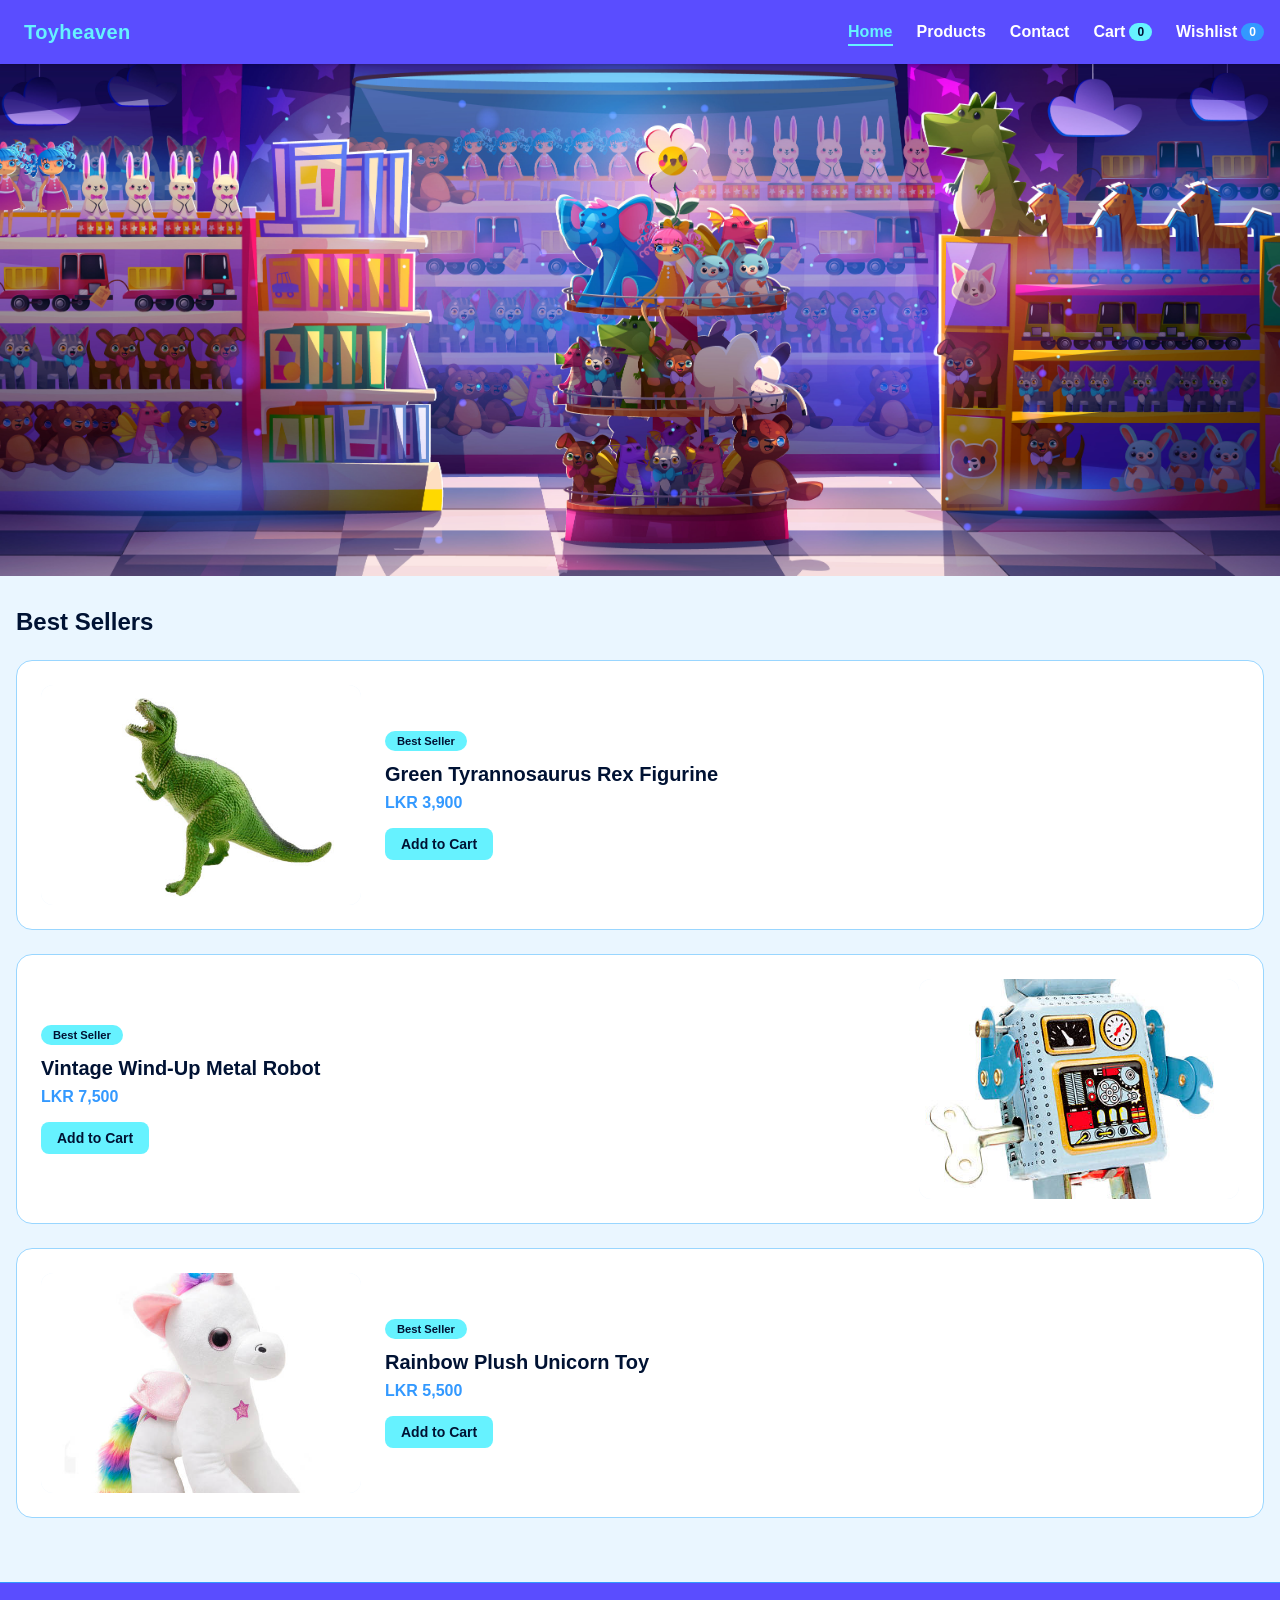
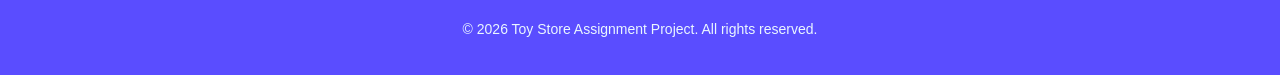
<file: index.html>
<!doctype html>
<html lang="en">
  <head>
    <meta charset="UTF-8" />
    <meta name="viewport" content="width=device-width, initial-scale=1.0" />
    <title>Home</title>
    <link rel="stylesheet" href="css/style.css" />
  </head>
  <body class="page">
    <nav class="navbar">
      <div class="container">
        <div class="navRow">
          <div class="logo">
            <span class="logoIcon"></span>
            <span class="logoText">Toyheaven</span>
          </div>

          <ul class="navLinks">
            <li><a href="index.html" class="navLink active">Home</a></li>
            <li><a href="product.html" class="navLink">Products</a></li>
            <li><a href="Feedback.html" class="navLink">Contact</a></li>
            <li>
              <a href="Cart.html" class="navLink navLinkIcon">
                Cart <span id="cart-count" class="badge">0</span>
              </a>
            </li>
            <li>
              <a href="Wishlist.html" class="navLink navLinkIcon">
                Wishlist
                <span id="wishlist-count" class="badge badgeAlt">0</span>
              </a>
            </li>
          </ul>

          <button id="mobile-menu-btn" class="menuToggle">Menu</button>
        </div>
      </div>

      <div id="mobile-menu" class="mobileMenu hidden">
        <a href="index.html" class="mobileLink active">Home</a>
        <a href="product.html" class="mobileLink">Products</a>
        <a href="Feedback.html" class="mobileLink">Contact</a>
        <a href="Cart.html" class="mobileLink"
          >Cart (<span id="mobile-cart-count">0</span>)</a
        >
        <a href="Wishlist.html" class="mobileLink"
          >Wishlist (<span id="mobile-wishlist-count">0</span>)</a
        >
      </div>
    </nav>

    <div class="banner">
      <img src="img/banner.jpg" alt="ToyWorld store banner" class="bannerImg" />
    </div>

    <main class="container main">
      <h1 class="sectionTitle">Best Sellers</h1>

      <section class="bestSellers">
        <div class="bestSellerRow">
          <div class="bestSellerImage">
            <img
              src="img/trex.jpg"
              alt="Green Tyrannosaurus Rex Figurine"
              class="productImg"
              onerror="
                this.style.display = 'none';
                this.nextElementSibling.style.display = 'block';
              "
            />
            <div class="svgFallback hidden">
              <div class="fallbackBox" style="background-color: #3399ff">
                <span class="fallbackLetter">G</span>
              </div>
            </div>
          </div>
          <div class="bestSellerContent">
            <span class="bestSellerTag">Best Seller</span>
            <h2 class="bestSellerTitle">Green Tyrannosaurus Rex Figurine</h2>
            <p class="bestSellerPrice">LKR 3,900</p>
            <button
              onclick="addToCart(1, 'Green Tyrannosaurus Rex Figurine', 3900)"
              class="btn"
            >
              Add to Cart
            </button>
          </div>
        </div>

        <div class="bestSellerRow reversed">
          <div class="bestSellerImage">
            <img
              src="img/robot.jpg"
              alt="Vintage Wind-Up Metal Robot"
              class="productImg"
              onerror="
                this.style.display = 'none';
                this.nextElementSibling.style.display = 'block';
              "
            />
            <div class="svgFallback hidden">
              <div class="fallbackBox" style="background-color: #5a4dff">
                <span class="fallbackLetter">V</span>
              </div>
            </div>
          </div>
          <div class="bestSellerContent">
            <span class="bestSellerTag">Best Seller</span>
            <h2 class="bestSellerTitle">Vintage Wind-Up Metal Robot</h2>
            <p class="bestSellerPrice">LKR 7,500</p>
            <button
              onclick="addToCart(4, 'Vintage Wind-Up Metal Robot', 7500)"
              class="btn"
            >
              Add to Cart
            </button>
          </div>
        </div>

        <div class="bestSellerRow">
          <div class="bestSellerImage">
            <img
              src="img/unicorn.jpg"
              alt="Rainbow Plush Unicorn Toy"
              class="productImg"
              onerror="
                this.style.display = 'none';
                this.nextElementSibling.style.display = 'block';
              "
            />
            <div class="svgFallback hidden">
              <div class="fallbackBox" style="background-color: #3399ff">
                <span class="fallbackLetter">R</span>
              </div>
            </div>
          </div>
          <div class="bestSellerContent">
            <span class="bestSellerTag">Best Seller</span>
            <h2 class="bestSellerTitle">Rainbow Plush Unicorn Toy</h2>
            <p class="bestSellerPrice">LKR 5,500</p>
            <button
              onclick="addToCart(5, 'Rainbow Plush Unicorn Toy', 5500)"
              class="btn"
            >
              Add to Cart
            </button>
          </div>
        </div>
      </section>
    </main>

    <div id="toast" class="toast">
      <h3 class="toastTitle" id="toast-title">Notification</h3>
      <p class="toastMessage" id="toast-message">Item added to cart!</p>
    </div>

    <footer class="footer">
      <p>&copy; 2026 Toy Store Assignment Project. All rights reserved.</p>
    </footer>

    <script src="js/home.js"></script>
  </body>
</html>
</file>
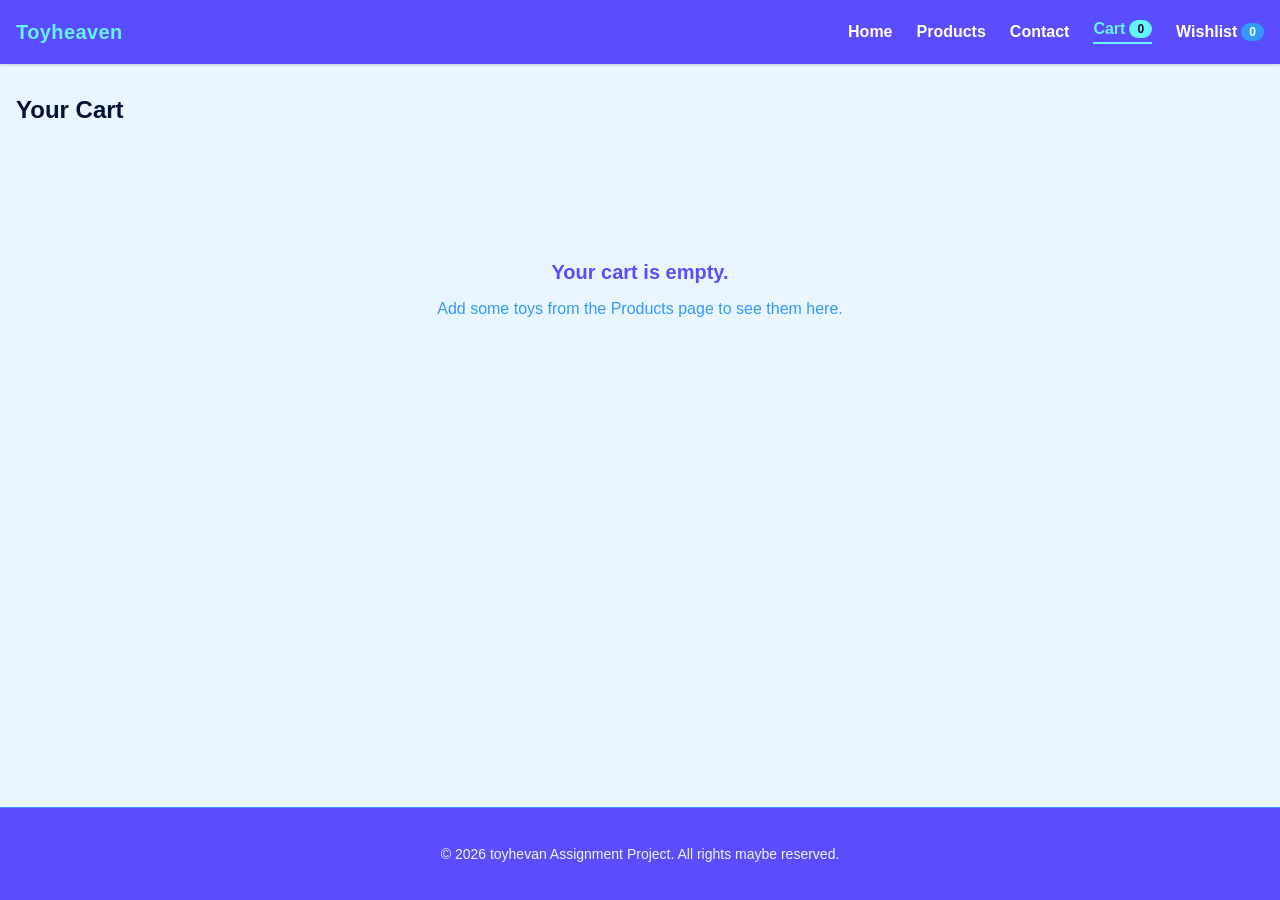
<file: Cart.html>
<!doctype html>
<html lang="en">
  <head>
    <meta charset="UTF-8" />
    <meta name="viewport" content="width=device-width, initial-scale=1.0" />
    <title>Cart</title>
    <link rel="stylesheet" href="css/style.css" />
  </head>
  <body class="page">
    <nav class="navbar">
      <div class="container">
        <div class="navRow">
          <div class="logo">
            <span class="logoText">Toyheaven</span>
          </div>

          <ul class="navLinks">
            <li><a href="index.html" class="navLink">Home</a></li>
            <li><a href="product.html" class="navLink">Products</a></li>
            <li><a href="Feedback.html" class="navLink">Contact</a></li>
            <li>
              <a href="Cart.html" class="navLink navLinkIcon active">
                Cart <span id="cart-count" class="badge">0</span>
              </a>
            </li>
            <li>
              <a href="Wishlist.html" class="navLink navLinkIcon">
                Wishlist
                <span id="wishlist-count" class="badge badgeAlt">0</span>
              </a>
            </li>
          </ul>

          <button id="mobile-menu-btn" class="menuToggle">Menu</button>
        </div>
      </div>

      <div id="mobile-menu" class="mobileMenu hidden">
        <a href="index.html" class="mobileLink">Home</a>
        <a href="product.html" class="mobileLink">Products</a>
        <a href="Feedback.html" class="mobileLink">Contact</a>
        <a href="Cart.html" class="mobileLink active"
          >Cart (<span id="mobile-cart-count">0</span>)</a
        >
        <a href="Wishlist.html" class="mobileLink"
          >Wishlist (<span id="mobile-wishlist-count">0</span>)</a
        >
      </div>
    </nav>

    <main class="container main">
      <h1 class="sectionTitle">Your Cart</h1>

      <div id="cart-items" class="cartList"></div>

      <div id="cart-empty" class="emptyState hidden">
        <h2 class="emptyTitle">Your cart is empty.</h2>
        <p class="emptyText">
          Add some toys from the Products page to see them here.
        </p>
      </div>

      <div id="cart-footer" class="cartFooter hidden">
        <button id="clear-cart-btn" class="clearCartBtn">Clear Cart</button>

        <div class="cartSummary">
          <div class="summaryRow">
            <span>Subtotal</span>
            <span id="cart-subtotal">LKR 0</span>
          </div>
          <div class="summaryRow total">
            <span>Total</span>
            <span id="cart-total">LKR 0</span>
          </div>
          <button id="checkout-btn" class="btn checkoutBtn">
            Proceed to Checkout
          </button>
        </div>
      </div>
    </main>

    <div id="toast" class="toast">
      <h3 class="toastTitle" id="toast-title">Notification</h3>
      <p class="toastMessage" id="toast-message">Item added to cart!</p>
    </div>

    <footer class="footer">
      <p>&copy; 2026 toyhevan Assignment Project. All rights maybe reserved.</p>
    </footer>

    <script src="js/cart.js"></script>
  </body>
</html>
</file>
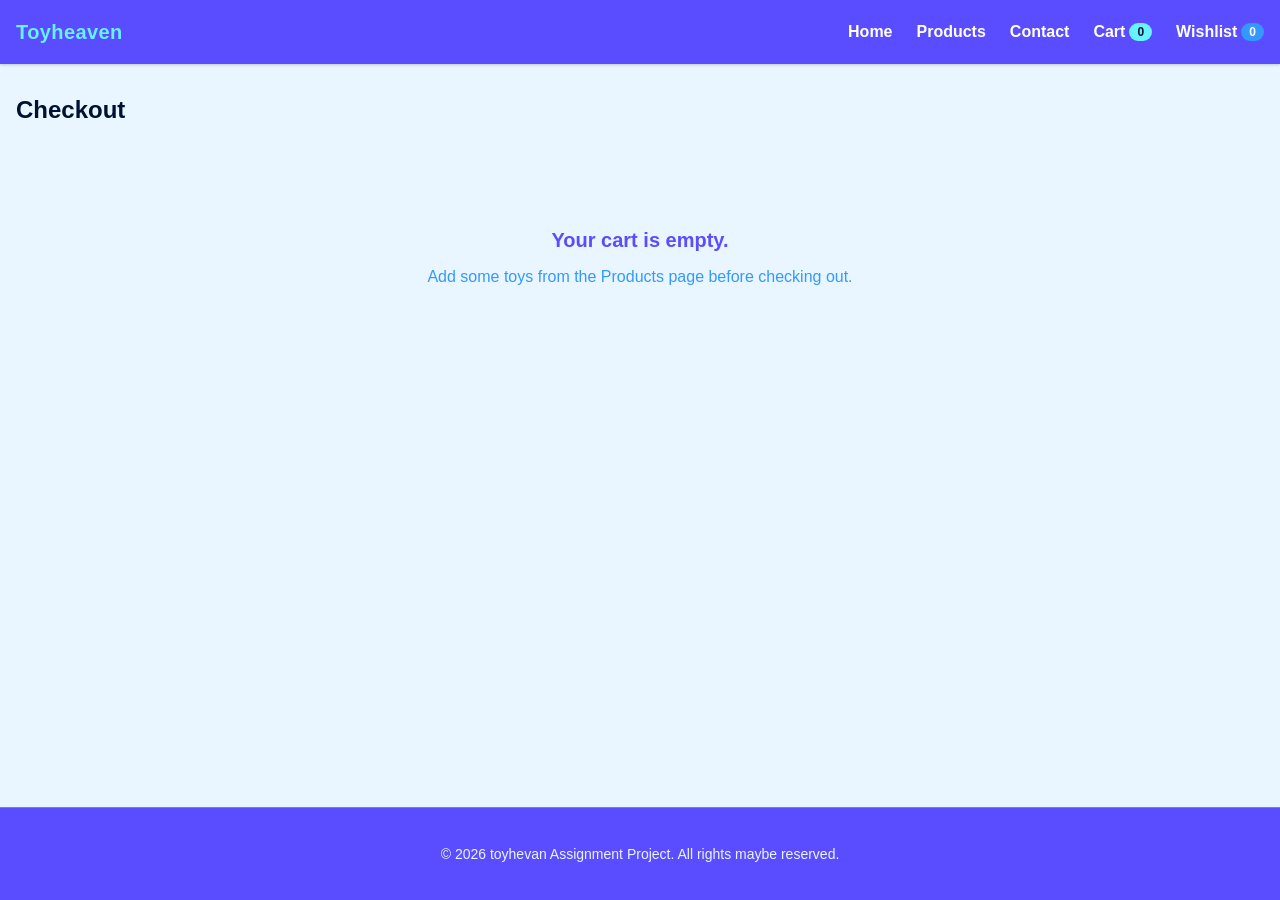
<file: Checkout.html>
<!doctype html>
<html lang="en">
  <head>
    <meta charset="UTF-8" />
    <meta name="viewport" content="width=device-width, initial-scale=1.0" />
    <title>Checkout</title>
    <link rel="stylesheet" href="css/style.css" />
  </head>
  <body class="page">
    <nav class="navbar">
      <div class="container">
        <div class="navRow">
          <div class="logo">
            <span class="logoText">Toyheaven</span>
          </div>

          <ul class="navLinks">
            <li><a href="index.html" class="navLink">Home</a></li>
            <li><a href="product.html" class="navLink">Products</a></li>
            <li><a href="Feedback.html" class="navLink">Contact</a></li>
            <li>
              <a href="Cart.html" class="navLink navLinkIcon">
                Cart <span id="cart-count" class="badge">0</span>
              </a>
            </li>
            <li>
              <a href="Wishlist.html" class="navLink navLinkIcon">
                Wishlist
                <span id="wishlist-count" class="badge badgeAlt">0</span>
              </a>
            </li>
          </ul>

          <button id="mobile-menu-btn" class="menuToggle">Menu</button>
        </div>
      </div>

      <div id="mobile-menu" class="mobileMenu hidden">
        <a href="index.html" class="mobileLink">Home</a>
        <a href="product.html" class="mobileLink">Products</a>
        <a href="Feedback.html" class="mobileLink">Contact</a>
        <a href="Cart.html" class="mobileLink"
          >Cart (<span id="mobile-cart-count">0</span>)</a
        >
        <a href="Wishlist.html" class="mobileLink"
          >Wishlist (<span id="mobile-wishlist-count">0</span>)</a
        >
      </div>
    </nav>

    <main class="container main">
      <h1 class="sectionTitle">Checkout</h1>

      <div id="checkout-empty" class="emptyState hidden">
        <h2 class="emptyTitle">Your cart is empty.</h2>
        <p class="emptyText">
          Add some toys from the Products page before checking out.
        </p>
      </div>

      <form id="checkout-form" class="checkoutForm">
        <label class="formLabel" for="full-name">Full Name</label>
        <input
          type="text"
          id="full-name"
          class="formInput"
          placeholder="e.g. Nimal Perera"
        />
        <p class="formError hidden" id="error-full-name">
          Please enter your full name.
        </p>

        <label class="formLabel" for="email">Email</label>
        <input
          type="email"
          id="email"
          class="formInput"
          placeholder="e.g. nimal@email.com"
        />
        <p class="formError hidden" id="error-email">
          Please enter a valid email address.
        </p>

        <label class="formLabel" for="address">Delivery Address</label>
        <input
          type="text"
          id="address"
          class="formInput"
          placeholder="House no, street, city"
        />
        <p class="formError hidden" id="error-address">
          Please enter your delivery address.
        </p>

        <label class="formLabel">Payment Method</label>
        <div id="payment-options" class="paymentOptions">
          <button
            type="button"
            class="paymentOption selected"
            data-method="Card"
          >
            Card
          </button>
          <button
            type="button"
            class="paymentOption"
            data-method="Cash on Delivery"
          >
            Cash on Delivery
          </button>
        </div>

        <div class="checkoutDivider"></div>

        <div id="order-lines" class="orderLines"></div>

        <div class="checkoutSummary">
          <div class="summaryLines">
            <div class="summaryRow">
              <span>Subtotal</span>
              <span id="checkout-subtotal">LKR 0</span>
            </div>
            <div class="summaryRow total">
              <span>Total</span>
              <span id="checkout-total">LKR 0</span>
            </div>
          </div>
          <button type="submit" class="btn placeOrderBtn">Review Order</button>
        </div>
      </form>

      <div id="order-review" class="orderReview hidden">
        <h3 class="reviewHeading">Confirm Your Order</h3>

        <div class="reviewDetails">
          <p><strong>Name:</strong> <span id="review-name"></span></p>
          <p><strong>Email:</strong> <span id="review-email"></span></p>
          <p><strong>Address:</strong> <span id="review-address"></span></p>
          <p><strong>Payment:</strong> <span id="review-payment"></span></p>
        </div>

        <div class="checkoutDivider"></div>

        <div id="review-lines" class="orderLines"></div>

        <div class="summaryRow total reviewTotalRow">
          <span>Total</span>
          <span id="review-total">LKR 0</span>
        </div>

        <div class="reviewActions">
          <button id="edit-order-btn" type="button" class="clearCartBtn">
            Edit Details
          </button>
          <button
            id="confirm-order-btn"
            type="button"
            class="btn placeOrderBtn"
          >
            Confirm Order
          </button>
        </div>
      </div>
    </main>

    <div id="success-overlay" class="successOverlay hidden">
      <div class="successCard">
        <div class="successCheck">
          <svg viewBox="0 0 52 52" class="successCheckSvg">
            <circle
              class="successCheckCircle"
              cx="26"
              cy="26"
              r="24"
              fill="none"
            />
            <path class="successCheckMark" fill="none" d="M14 27l7 7 16-16" />
          </svg>
        </div>
        <h3 class="successTitle">Order Placed!</h3>
        <p class="successText">
          Thank you for shopping with toyhevan. A confirmation has been saved to
          your order history.
        </p>
      </div>
    </div>

    <div id="toast" class="toast">
      <h3 class="toastTitle" id="toast-title">Notification</h3>
      <p class="toastMessage" id="toast-message">Item added to cart!</p>
    </div>

    <footer class="footer">
      <p>&copy; 2026 toyhevan Assignment Project. All rights maybe reserved.</p>
    </footer>

    <script src="js/checkout.js"></script>
  </body>
</html>
</file>
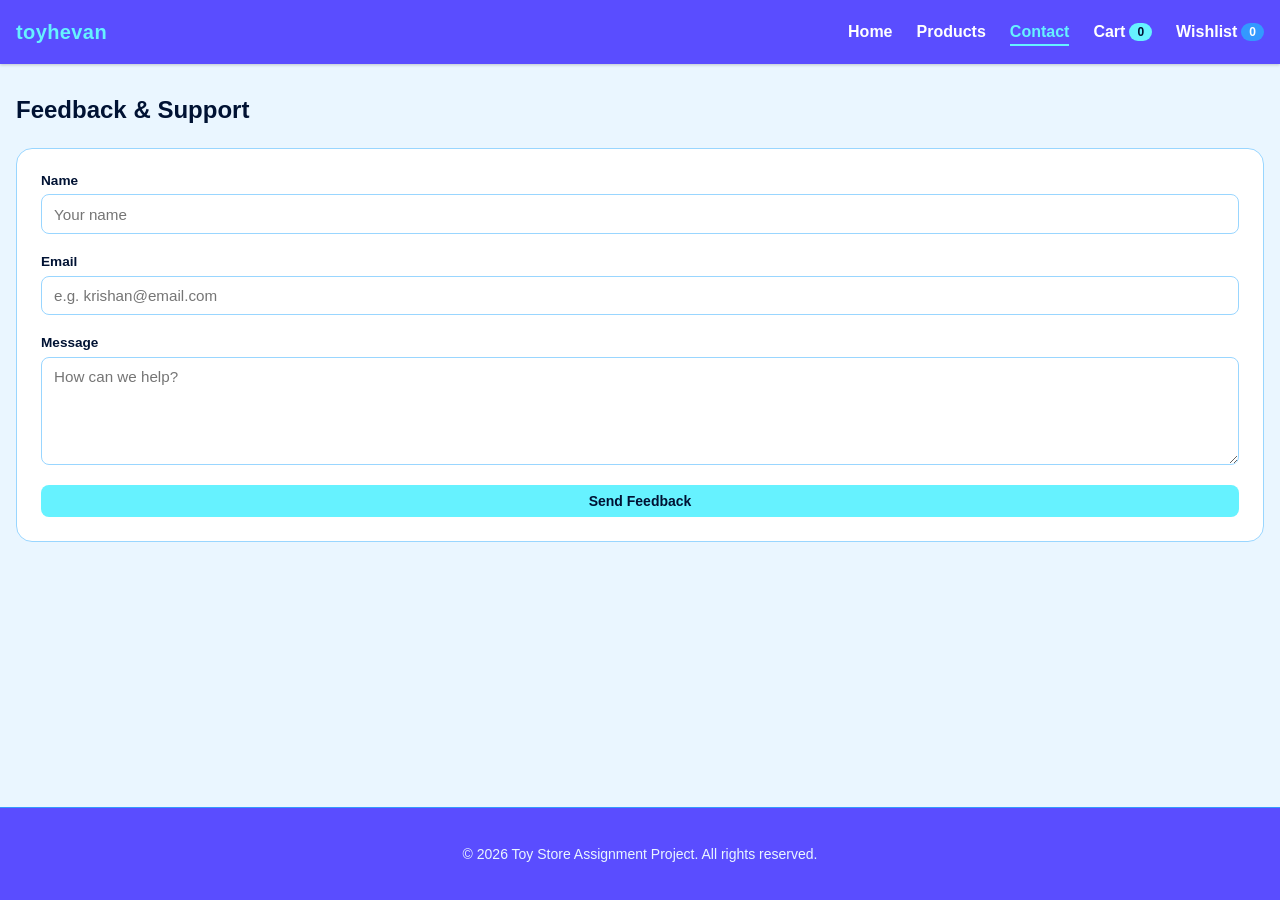
<file: Feedback.html>
<!doctype html>
<html lang="en">
  <head>
    <meta charset="UTF-8" />
    <meta name="viewport" content="width=device-width, initial-scale=1.0" />
    <title>Feedback</title>
    <link rel="stylesheet" href="css/style.css" />
  </head>
  <body class="page">
    <nav class="navbar">
      <div class="container">
        <div class="navRow">
          <div class="logo">
            <span class="logoText">toyhevan</span>
          </div>

          <ul class="navLinks">
            <li><a href="index.html" class="navLink">Home</a></li>
            <li><a href="product.html" class="navLink">Products</a></li>
            <li><a href="Feedback.html" class="navLink active">Contact</a></li>
            <li>
              <a href="Cart.html" class="navLink navLinkIcon">
                Cart <span id="cart-count" class="badge">0</span>
              </a>
            </li>
            <li>
              <a href="Wishlist.html" class="navLink navLinkIcon">
                Wishlist
                <span id="wishlist-count" class="badge badgeAlt">0</span>
              </a>
            </li>
          </ul>

          <button id="mobile-menu-btn" class="menuToggle">Menu</button>
        </div>
      </div>

      <div id="mobile-menu" class="mobileMenu hidden">
        <a href="index.html" class="mobileLink">Home</a>
        <a href="product.html" class="mobileLink">Products</a>
        <a href="Feedback.html" class="mobileLink active">Contact</a>
        <a href="Cart.html" class="mobileLink"
          >Cart (<span id="mobile-cart-count">0</span>)</a
        >
        <a href="Wishlist.html" class="mobileLink"
          >Wishlist (<span id="mobile-wishlist-count">0</span>)</a
        >
      </div>
    </nav>

    <main class="container main">
      <h1 class="sectionTitle">Feedback & Support</h1>

      <form id="feedback-form" class="checkoutForm">
        <label class="formLabel" for="fb-name">Name</label>
        <input
          type="text"
          id="fb-name"
          class="formInput"
          placeholder="Your name"
        />
        <p class="formError hidden" id="error-fb-name">
          Please enter your name.
        </p>

        <label class="formLabel" for="fb-email">Email</label>
        <input
          type="email"
          id="fb-email"
          class="formInput"
          placeholder="e.g. krishan@email.com"
        />
        <p class="formError hidden" id="error-fb-email">
          Please enter a valid email address.
        </p>

        <label class="formLabel" for="fb-message">Message</label>
        <textarea
          id="fb-message"
          class="formInput formTextarea"
          rows="5"
          placeholder="How can we help?"
        ></textarea>
        <p class="formError hidden" id="error-fb-message">
          Please enter a message.
        </p>

        <button type="submit" class="btn submitFeedbackBtn">
          Send Feedback
        </button>
      </form>

      <div id="feedback-confirmation" class="feedbackConfirmation hidden">
        <h1 class="confirmationTitle">Thanks for reaching out!</h1>
        <p class="confirmationText">
          Your feedback has been received. Our team will get back to you soon.
        </p>
      </div>
    </main>
    <footer class="footer">
      <p>&copy; 2026 Toy Store Assignment Project. All rights reserved.</p>
    </footer>
  </body>
</html>
</file>
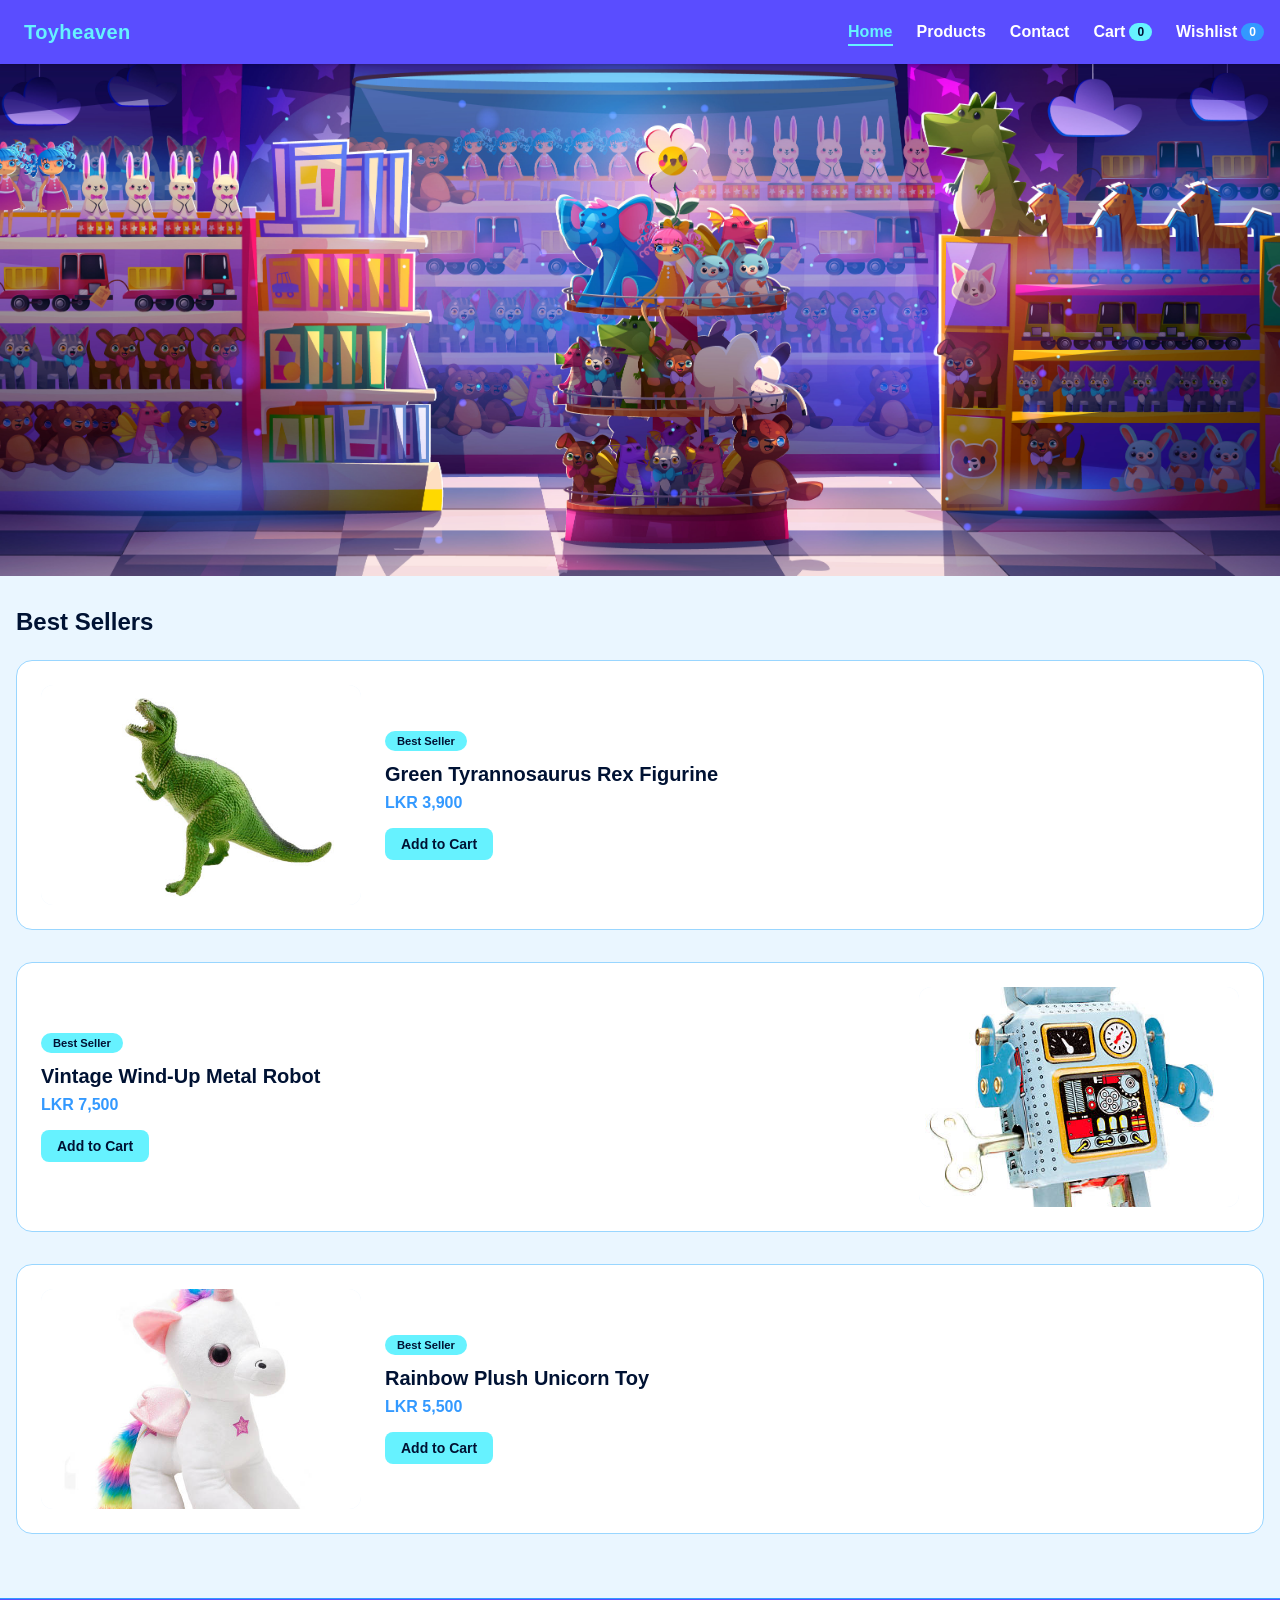
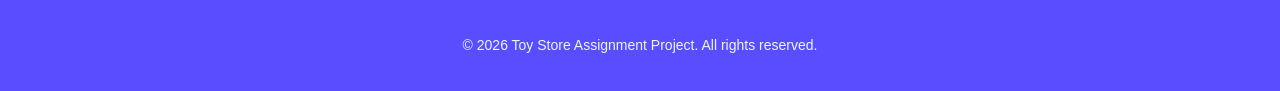
<file: home.html>
<!doctype html>
<html lang="en">
  <head>
    <meta charset="UTF-8" />
    <meta name="viewport" content="width=device-width, initial-scale=1.0" />
    <title>Home</title>
    <link rel="stylesheet" href="style.css" />
  </head>
  <body class="page">
    <nav class="navbar">
      <div class="container">
        <div class="navRow">
          <div class="logo">
            <span class="logoIcon"></span>
            <span class="logoText">Toyheaven</span>
          </div>

          <ul class="navLinks">
            <li><a href="home.html" class="navLink active">Home</a></li>
            <li><a href="product.html" class="navLink">Products</a></li>
            <li><a href="Feedback.html" class="navLink">Contact</a></li>
            <li>
              <a href="Cart.html" class="navLink navLinkIcon">
                Cart <span id="cart-count" class="badge">0</span>
              </a>
            </li>
            <li>
              <a href="Wishlist.html" class="navLink navLinkIcon">
                Wishlist
                <span id="wishlist-count" class="badge badgeAlt">0</span>
              </a>
            </li>
          </ul>

          <button id="mobile-menu-btn" class="menuToggle">Menu</button>
        </div>
      </div>

      <div id="mobile-menu" class="mobileMenu hidden">
        <a href="home.html" class="mobileLink active">Home</a>
        <a href="product.html" class="mobileLink">Products</a>
        <a href="Feedback.html" class="mobileLink">Contact</a>
        <a href="Cart.html" class="mobileLink"
          >Cart (<span id="mobile-cart-count">0</span>)</a
        >
        <a href="Wishlist.html" class="mobileLink"
          >Wishlist (<span id="mobile-wishlist-count">0</span>)</a
        >
      </div>
    </nav>

    <div class="banner">
      <img src="banner.jpg" alt="ToyWorld store banner" class="bannerImg" />
    </div>

    <main class="container main">
      <h2 class="sectionTitle">Best Sellers</h2>

      <section class="bestSellers">
        <div class="bestSellerRow">
          <div class="bestSellerImage">
            <img
              src="trex.jpg"
              alt="Green Tyrannosaurus Rex Figurine"
              class="productImg"
              onerror="
                this.style.display = 'none';
                this.nextElementSibling.style.display = 'block';
              "
            />
            <div class="svgFallback hidden">
              <div class="fallbackBox" style="background-color: #3399ff">
                <span class="fallbackLetter">G</span>
              </div>
            </div>
          </div>
          <div class="bestSellerContent">
            <span class="bestSellerTag">Best Seller</span>
            <h3 class="bestSellerTitle">Green Tyrannosaurus Rex Figurine</h3>
            <p class="bestSellerPrice">LKR 3,900</p>
            <button
              onclick="addToCart(1, 'Green Tyrannosaurus Rex Figurine', 3900)"
              class="btn"
            >
              Add to Cart
            </button>
          </div>
        </div>

        <div class="bestSellerRow reversed">
          <div class="bestSellerImage">
            <img
              src="robot.jpg"
              alt="Vintage Wind-Up Metal Robot"
              class="productImg"
              onerror="
                this.style.display = 'none';
                this.nextElementSibling.style.display = 'block';
              "
            />
            <div class="svgFallback hidden">
              <div class="fallbackBox" style="background-color: #5a4dff">
                <span class="fallbackLetter">V</span>
              </div>
            </div>
          </div>
          <div class="bestSellerContent">
            <span class="bestSellerTag">Best Seller</span>
            <h3 class="bestSellerTitle">Vintage Wind-Up Metal Robot</h3>
            <p class="bestSellerPrice">LKR 7,500</p>
            <button
              onclick="addToCart(4, 'Vintage Wind-Up Metal Robot', 7500)"
              class="btn"
            >
              Add to Cart
            </button>
          </div>
        </div>

        <div class="bestSellerRow">
          <div class="bestSellerImage">
            <img
              src="unicorn.jpg"
              alt="Rainbow Plush Unicorn Toy"
              class="productImg"
              onerror="
                this.style.display = 'none';
                this.nextElementSibling.style.display = 'block';
              "
            />
            <div class="svgFallback hidden">
              <div class="fallbackBox" style="background-color: #3399ff">
                <span class="fallbackLetter">R</span>
              </div>
            </div>
          </div>
          <div class="bestSellerContent">
            <span class="bestSellerTag">Best Seller</span>
            <h3 class="bestSellerTitle">Rainbow Plush Unicorn Toy</h3>
            <p class="bestSellerPrice">LKR 5,500</p>
            <button
              onclick="addToCart(5, 'Rainbow Plush Unicorn Toy', 5500)"
              class="btn"
            >
              Add to Cart
            </button>
          </div>
        </div>
      </section>
    </main>

    <div id="toast" class="toast">
      <h4 class="toastTitle" id="toast-title">Notification</h4>
      <p class="toastMessage" id="toast-message">Item added to cart!</p>
    </div>

    <footer class="footer">
      <p>&copy; 2026 Toy Store Assignment Project. All rights reserved.</p>
    </footer>

    <script src="home.js"></script>
  </body>
</html>
</file>
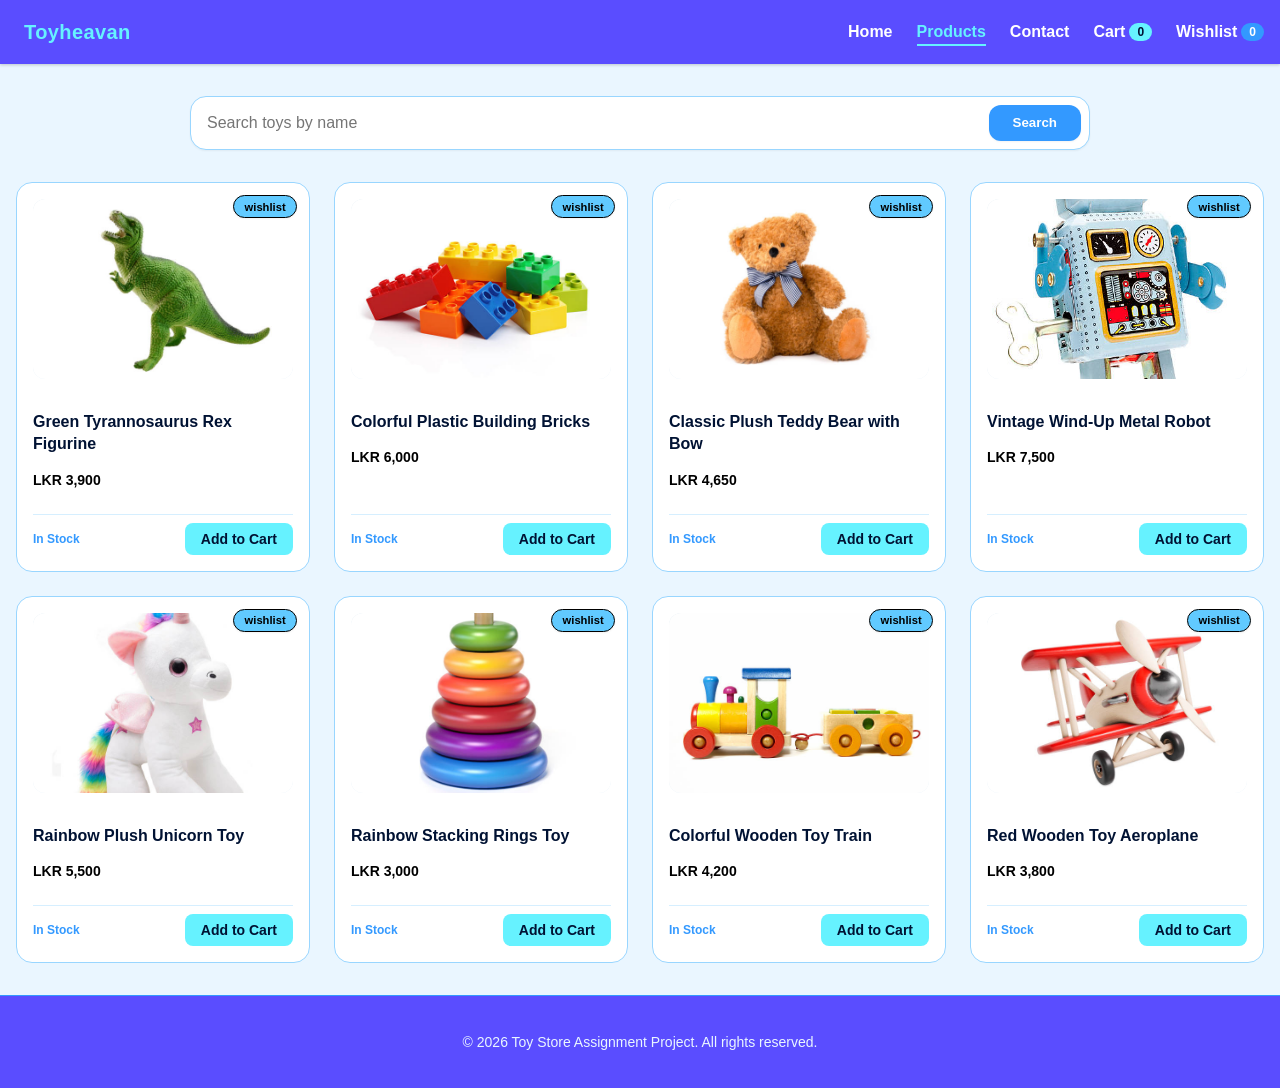
<file: product.html>
<!doctype html>
<html lang="en">
  <head>
    <meta charset="UTF-8" />
    <meta name="viewport" content="width=device-width, initial-scale=1.0" />
    <title>Products - Toy Store</title>
    <link rel="stylesheet" href="css/style.css" />
  </head>
  <body class="page">
    <nav class="navbar">
      <div class="container">
        <div class="navRow">
          <div class="logo">
            <span class="logoIcon"></span>
            <span class="logoText">Toyheavan</span>
          </div>

          <ul class="navLinks">
            <li><a href="index.html" class="navLink">Home</a></li>
            <li><a href="product.html" class="navLink active">Products</a></li>
            <li><a href="Feedback.html" class="navLink">Contact</a></li>
            <li>
              <a href="Cart.html" class="navLink navLinkIcon">
                Cart <span id="cart-count" class="badge">0</span>
              </a>
            </li>
            <li>
              <a href="Wishlist.html" class="navLink navLinkIcon">
                Wishlist
                <span id="wishlist-count" class="badge badgeAlt">0</span>
              </a>
            </li>
          </ul>

          <button id="mobile-menu-btn" class="menuToggle">Menu</button>
        </div>
      </div>

      <div id="mobile-menu" class="mobileMenu hidden">
        <a href="index.html" class="mobileLink">Home</a>
        <a href="product.html" class="mobileLink active">Products</a>
        <a href="Feedback.html" class="mobileLink">Contact</a>
        <a href="Cart.html" class="mobileLink"
          >Cart (<span id="mobile-cart-count">0</span>)</a
        >
        <a href="Wishlist.html" class="mobileLink"
          >Wishlist (<span id="mobile-wishlist-count">0</span>)</a
        >
      </div>
    </nav>

    <main class="container main">
      <div class="searchSection">
        <div class="searchBar">
          <input
            type="text"
            id="search-input"
            placeholder="Search toys by name"
            class="searchInput"
          />
          <button id="search-btn" type="button" class="searchButton">
            Search
          </button>
        </div>
      </div>

      <div id="products-container" class="productsGrid"></div>

      <div id="no-results" class="emptyState hidden">
        <h1 class="emptyTitle">No toys found matching your search.</h1>
        <p class="emptyText"></p>
      </div>
    </main>

    <div id="toast" class="toast">
      <h2 class="toastTitle" id="toast-title">Notification</h2>
      <p class="toastMessage" id="toast-message">Item added to cart!</p>
    </div>

    <footer class="footer">
      <p>&copy; 2026 Toy Store Assignment Project. All rights reserved.</p>
    </footer>

    <script src="js/product.js"></script>
  </body>
</html>
</file>
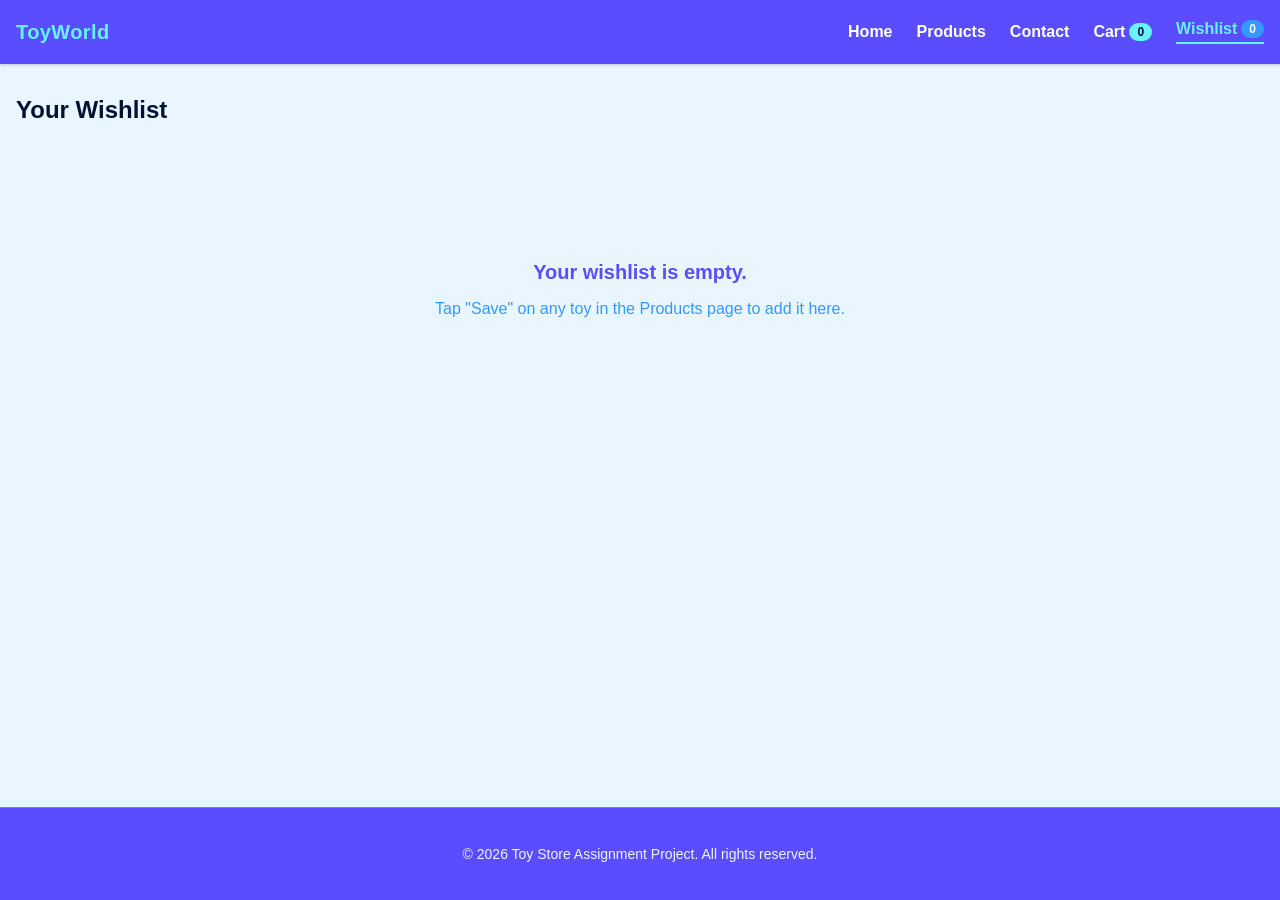
<file: Wishlist.html>
<!doctype html>
<html lang="en">
  <head>
    <meta charset="UTF-8" />
    <meta name="viewport" content="width=device-width, initial-scale=1.0" />
    <title>Wishlist - Toy Store</title>
    <link rel="stylesheet" href="css/style.css" />
  </head>
  <body class="page">
    <nav class="navbar">
      <div class="container">
        <div class="navRow">
          <div class="logo">
            <span class="logoText">ToyWorld</span>
          </div>

          <ul class="navLinks">
            <li><a href="index.html" class="navLink">Home</a></li>
            <li><a href="product.html" class="navLink">Products</a></li>
            <li><a href="Feedback.html" class="navLink">Contact</a></li>
            <li>
              <a href="Cart.html" class="navLink navLinkIcon">
                Cart <span id="cart-count" class="badge">0</span>
              </a>
            </li>
            <li>
              <a href="Wishlist.html" class="navLink navLinkIcon active">
                Wishlist
                <span id="wishlist-count" class="badge badgeAlt">0</span>
              </a>
            </li>
          </ul>

          <button id="mobile-menu-btn" class="menuToggle">Menu</button>
        </div>
      </div>

      <div id="mobile-menu" class="mobileMenu hidden">
        <a href="index.html" class="mobileLink">Home</a>
        <a href="product.html" class="mobileLink">Products</a>
        <a href="Feedback.html" class="mobileLink">Contact</a>
        <a href="Cart.html" class="mobileLink"
          >Cart (<span id="mobile-cart-count">0</span>)</a
        >
        <a href="Wishlist.html" class="mobileLink active"
          >Wishlist (<span id="mobile-wishlist-count">0</span>)</a
        >
      </div>
    </nav>

    <main class="container main">
      <h1 class="sectionTitle">Your Wishlist</h1>

      <div id="wishlist-filters" class="wishlistFilters">
        <button class="filterTab active" data-filter="All">All</button>
        <button class="filterTab" data-filter="Interested">Interested</button>
        <button class="filterTab" data-filter="Owned">Owned</button>
        <button class="filterTab" data-filter="Not Interested">
          Not Interested
        </button>
      </div>

      <div id="wishlist-items" class="wishlistList"></div>

      <div id="wishlist-empty" class="emptyState hidden">
        <h2 class="emptyTitle">Your wishlist is empty.</h2>
        <p class="emptyText">
          Tap "Save" on any toy in the Products page to add it here.
        </p>
      </div>
    </main>

    <div id="toast" class="toast">
      <h3 class="toastTitle" id="toast-title">Notification</h3>
      <p class="toastMessage" id="toast-message">Item added to cart!</p>
    </div>

    <footer class="footer">
      <p>&copy; 2026 Toy Store Assignment Project. All rights reserved.</p>
    </footer>

    <script src="js/wishlist.js"></script>
  </body>
</html>
</file>
<file: css/style.css>
* {
  box-sizing: border-box;
}

body {
  margin: 0;
  font-family: 'Inter', sans-serif;
  background-color: #eaf6ff;
  color: #001233;
}

.hidden {
  display: none !important;
}

.page {
  min-height: 100vh;
  display: flex;
  flex-direction: column;
}

.container {
  max-width: 1280px;
  margin: 0 auto;
  padding: 0 1rem;
}

.navbar {
  background-color: #5a4dff;
  color: #ffffff;
  box-shadow: 0 1px 3px rgba(0, 0, 0, 0.2);
  position: sticky;
  top: 0;
  z-index: 50;
}

.navRow {
  display: flex;
  align-items: center;
  justify-content: space-between;
  height: 64px;
}

.logo {
  display: flex;
  align-items: center;
  gap: 0.5rem;
}

.logoText {
  font-weight: bold;
  font-size: 1.25rem;
  letter-spacing: 0.02em;
  color: #66f2ff;
}

.navLinks {
  display: none;
  align-items: center;
  gap: 1.5rem;
  font-weight: 600;
  list-style: none;
  margin: 0;
  padding: 0;
}

.navLink {
  color: #ffffff;
  text-decoration: none;
  transition: color 0.2s ease;
}

.navLink:hover {
  color: #66f2ff;
}

.navLink.active {
  color: #66f2ff;
  border-bottom: 2px solid #66f2ff;
  padding-bottom: 0.25rem;
}

.navLinkIcon {
  display: flex;
  align-items: center;
  gap: 0.25rem;
}

.badge {
  background-color: #66f2ff;
  color: #001233;
  font-size: 0.75rem;
  font-weight: bold;
  padding: 0.125rem 0.5rem;
  border-radius: 9999px;
}

.badgeAlt {
  background-color: #3399ff;
  color: #ffffff;
}

.menuToggle {
  display: block;
  background: none;
  border: 1px solid #66f2ff;
  border-radius: 0.375rem;
  color: #ffffff;
  font-size: 0.875rem;
  font-weight: 600;
  padding: 0.35rem 0.75rem;
  cursor: pointer;
}

.menuToggle:hover {
  color: #66f2ff;
  border-color: #ffffff;
}

.mobileMenu {
  background-color: #3399ff;
  border-top: 1px solid #5a4dff;
  padding: 0.5rem 1rem 1rem;
}

.mobileLink {
  display: block;
  padding: 0.5rem 0;
  color: #ffffff;
  text-decoration: none;
}

.mobileLink:hover {
  color: #66f2ff;
}

.mobileLink.active {
  color: #66f2ff;
  font-weight: bold;
}

@media (min-width: 768px) {
  .navLinks {
    display: flex;
  }
  .menuToggle,
  .mobileMenu {
    display: none;
  }
}


.main {
  flex-grow: 1;
  width: 100%;
  padding: 2rem 1rem;
}

.searchSection {
  margin-bottom: 2rem;
}

.searchBar {
  background-color: #ffffff;
  border: 1px solid #99d6ff;
  border-radius: 1rem;
  box-shadow: 0 1px 2px rgba(0, 0, 0, 0.05);
  padding: 0.5rem;
  display: flex;
  align-items: center;
  gap: 0.5rem;
  max-width: 900px;
  margin: 0 auto;
}

.searchInput {
  width: 100%;
  background-color: #ffffff;
  color: #001233;
  border: none;
  outline: none;
  padding: 0.5rem;
  font-size: 1rem;
  font-weight: 500;
}

.searchButton {
  background-color: #3399ff;
  color: #ffffff;
  font-weight: bold;
  border: none;
  padding: 0.65rem 1.5rem;
  border-radius: 0.75rem;
  box-shadow: 0 1px 2px rgba(0, 0, 0, 0.05);
  display: flex;
  align-items: center;
  gap: 0.5rem;
  cursor: pointer;
  transition: background-color 0.2s ease;
}

.searchButton:hover {
  background-color: #5a4dff;
}

.productsGrid {
  display: grid;
  grid-template-columns: 1fr;
  gap: 1.5rem;
}

@media (min-width: 640px) {
  .productsGrid {
    grid-template-columns: repeat(2, 1fr);
  }
}

@media (min-width: 1024px) {
  .productsGrid {
    grid-template-columns: repeat(4, 1fr);
  }
}

.emptyState {
  text-align: center;
  padding: 4rem 0;
}

.emptyTitle {
  font-size: 1.25rem;
  font-weight: bold;
  color: #5a4dff;
}

.emptyText {
  color: #3399ff;
  margin-top: 0.25rem;
}


.card {
  position: relative;
  background-color: #ffffff;
  border: 1px solid #99d6ff;
  border-radius: 1rem;
  padding: 1rem;
  transition: transform 0.2s ease, box-shadow 0.2s ease;
  display: flex;
  flex-direction: column;
  justify-content: space-between;
}

.card:hover {
  transform: translateY(-4px);
  box-shadow: 0 10px 15px -3px rgba(0, 109, 255, 0.2), 0 4px 6px -2px rgba(0, 109, 255, 0.1);
}

.wishlistBtn {
  position: absolute;
  top: 0.75rem;
  right: 0.75rem;
  z-index: 10;
  background-color: #61caff;
  border: 1px solid #000000;
  padding: 0.3rem 0.65rem;
  border-radius: 9999px;
  font-size: 0.7rem;
  font-weight: 600;
  color: #000000;
  box-shadow: 0 1px 2px rgba(0, 0, 0, 0.05);
  cursor: pointer;
  transition: color 0.2s ease, border-color 0.2s ease;
}

.wishlistBtn:hover {
  color: #5a4dff;
  border-color: #5a4dff;
}

.wishlistBtn.active {
  color: #ffffff;
  background-color: #5a4dff;
  border-color: #5a4dff;
}

.imgBox {
  position: relative;
  width: 100%;
  height: 180px;
  background-color: #eaf6ff;
  border-radius: 0.75rem;
  display: flex;
  align-items: center;
  justify-content: center;
  overflow: hidden;
  box-shadow: inset 0 2px 4px rgba(0, 0, 0, 0.06);
}

.productImg {
  width: 100%;
  height: 100%;
  object-fit: cover;
  border-radius: 0.5rem;
}

.svgFallback {
  width: 100%;
  height: 100%;
}

.fallbackBox {
  width: 100%;
  height: 100%;
  display: flex;
  align-items: center;
  justify-content: center;
}

.fallbackLetter {
  color: #ffffff;
  font-size: 3rem;
  font-weight: bold;
}

.cardInfo {
  margin: 1rem 0 0.75rem;
  flex-grow: 1;
}

.productName {
  font-weight: bold;
  color: #001233;
  font-size: 1rem;
  line-height: 1.4;
  display: -webkit-box;
  -webkit-line-clamp: 2;
  -webkit-box-orient: vertical;
  overflow: hidden;
}

.productPrice {
  color: #000000;
  font-weight: bold;
  font-size: 0.875rem;
  margin-top: 0.25rem;
}

.cardFooter {
  display: flex;
  align-items: center;
  justify-content: space-between;
  padding-top: 0.5rem;
  border-top: 1px solid #d6efff;
}

.stockLabel {
  font-size: 0.75rem;
  font-weight: 600;
  color: #3399ff;
}

.btn {
  background-color: #66f2ff;
  color: #001233;
  font-weight: 600;
  font-size: 0.875rem;
  border: none;
  padding: 0.5rem 1rem;
  border-radius: 0.5rem;
  display: flex;
  align-items: center;
  gap: 0.4rem;
  cursor: pointer;
  transition: all 0.2s ease;
}

.btn:hover {
  background-color: #3399ff;
  color: #ffffff;
  transform: scale(1.03);
}


.toast {
  position: fixed;
  bottom: 20px;
  right: 20px;
  background-color: #5a4dff;
  color: #ffffff;
  padding: 0.75rem 1.25rem;
  border-radius: 0.75rem;
  box-shadow: 0 20px 25px -5px rgba(0, 0, 0, 0.3);
  border: 1px solid #3399ff;
  transform: translateY(100px);
  opacity: 0;
  transition: all 0.3s cubic-bezier(0.68, -0.55, 0.27, 1.55);
}

.toast.show {
  transform: translateY(0);
  opacity: 1;
}

.toastTitle {
  font-weight: bold;
  font-size: 0.875rem;
  margin: 0;
  color: #66f2ff;
}

.toastMessage {
  font-size: 0.75rem;
  color: #ffffff;
  margin: 0;
}


.banner {
  width: 100%;
  line-height: 0;
}

.bannerImg {
  width: 100%;
  height: auto;
  display: block;
}


.sectionTitle {
  font-size: 1.5rem;
  font-weight: bold;
  color: #001233;
  margin: 0 0 1.5rem;
}

.bestSellers {
  display: flex;
  flex-direction: column;
  gap: 1.5rem;
  margin-bottom: 2rem;
}

.bestSellerRow {
  display: flex;
  flex-direction: column;
  gap: 1.5rem;
  align-items: center;
  background-color: #ffffff;
  border: 1px solid #99d6ff;
  border-radius: 1rem;
  padding: 1.5rem;  
}


.bestSellerImage {
  width: 100%;
  max-width: 320px;
  height: 220px;
  background-color: #eaf6ff;
  border-radius: 0.75rem;
  display: flex;
  align-items: center;
  justify-content: center;
  overflow: hidden;
  flex-shrink: 0;
}

.bestSellerContent {
  flex: 1;
  text-align: center;
}

.bestSellerTag {
  display: inline-block;
  background-color: #66f2ff;
  color: #001233;
  font-size: 0.7rem;
  font-weight: bold;
  padding: 0.25rem 0.75rem;
  border-radius: 1000px;
  margin-bottom: 0.75rem;
}

.bestSellerTitle {
  font-size: 1.25rem;
  font-weight: bold;
  color: #001233;
  margin: 0 0 0.5rem;
}

.bestSellerPrice {
  font-size: 1rem;
  font-weight: bold;
  color: #3399ff;
  margin: 0 0 1rem;
}

@media (min-width: 768px) {
  .bestSellerRow {
    flex-direction: row;
    text-align: left;
  }

  .bestSellerRow.reversed {
    flex-direction: row-reverse;
  }

  .bestSellerContent {
    text-align: left;
  }
}


.cartList {
  display: flex;
  flex-direction: column;
  gap: 1rem;
  margin-bottom: 2rem;
}

.cartItem {
  display: flex;
  gap: 1rem;
  background-color: #ffffff;
  border: 1px solid #99d6ff;
  border-radius: 1rem;
  padding: 1rem;
}

.itemImage {
  width: 110px;
  height: 110px;
  flex-shrink: 0;
  background-color: #eaf6ff;
  border-radius: 0.75rem;
  display: flex;
  align-items: center;
  justify-content: center;
  overflow: hidden;
}

.itemDetails {
  flex: 1;
  display: flex;
  flex-direction: column;
  justify-content: space-between;
}

.itemInfo {
  margin-bottom: 0.5rem;
}

.itemName {
  font-weight: bold;
  color: #001233;
  font-size: 1rem;
  margin: 0 0 0.25rem;
}

.itemMeta {
  color: #64748b;
  font-size: 0.875rem;
  margin: 0.15rem 0;
}

.itemLineTotal {
  color: #3399ff;
  font-weight: bold;
}

.removeBtn {
  align-self: flex-end;
  background-color: #ffffff;
  border: 1px solid #99d6ff;
  color: #64748b;
  font-size: 0.75rem;
  font-weight: 600;
  padding: 0.4rem 0.9rem;
  border-radius: 0.5rem;
  cursor: pointer;
  transition: color 0.2s ease, border-color 0.2s ease;
}

.removeBtn:hover {
  color: #e11d48;
  border-color: #e11d48;
}

.cartFooter {
  display: flex;
  flex-direction: column-reverse;
  gap: 1rem;
  align-items: stretch;
  margin-bottom: 2rem;
}

.clearCartBtn {
  background-color: #ffffff;
  border: 1px solid #99d6ff;
  color: #3399ff;
  font-weight: 600;
  font-size: 0.875rem;
  padding: 0.65rem 1.25rem;
  border-radius: 0.75rem;
  cursor: pointer;
  transition: all 0.2s ease;
  align-self: flex-start;
}

.clearCartBtn:hover {
  background-color: #eaf6ff;
  border-color: #3399ff;
}

.cartSummary {
  background-color: #ffffff;
  border: 1px solid #99d6ff;
  border-radius: 1rem;
  padding: 1.25rem;
  width: 100%;
}

.summaryRow {
  display: flex;
  justify-content: space-between;
  color: #64748b;
  font-size: 0.9rem;
  margin-bottom: 0.5rem;
}

.summaryRow.total {
  color: #001233;
  font-weight: bold;
  font-size: 1.1rem;
  border-top: 1px solid #d6efff;
  padding-top: 0.5rem;
  margin-bottom: 1rem;
}

.checkoutBtn {
  width: 100%;
  justify-content: center;
}

@media (min-width: 640px) {
  .cartFooter {
    flex-direction: row;
    justify-content: space-between;
    align-items: flex-end;
  }

  .cartSummary {
    max-width: 340px;
  }
}


.checkoutForm {
  background-color: #ffffff;
  border: 1px solid #99d6ff;
  border-radius: 1rem;
  padding: 1.5rem;
  display: flex;
  flex-direction: column;
  margin-bottom: 2rem;
}

.formLabel {
  font-size: 0.85rem;
  font-weight: 600;
  color: #001233;
  margin-bottom: 0.4rem;
}

.formInput {
  width: 100%;
  border: 1px solid #99d6ff;
  border-radius: 0.5rem;
  padding: 0.65rem 0.75rem;
  font-size: 0.95rem;
  font-family: 'Inter', sans-serif;
  color: #001233;
  margin-bottom: 1.25rem;
  outline: none;
  transition: border-color 0.2s ease, box-shadow 0.2s ease;
}

.formInput:focus {
  border-color: #3399ff;
  box-shadow: 0 0 0 3px rgba(51, 153, 255, 0.2);
}

.formInput.inputError {
  border-color: #e11d48;
}

.formError {
  color: #e11d48;
  font-size: 0.78rem;
  margin: -1rem 0 1.25rem;
}

.orderLines {
  margin-bottom: 1rem;
}

.orderLine {
  display: flex;
  justify-content: space-between;
  color: #64748b;
  font-size: 0.85rem;
  margin-bottom: 0.4rem;
}

.paymentOptions {
  display: flex;
  flex-wrap: wrap;
  gap: 0.75rem;
  margin-bottom: 1.5rem;
}

.paymentOption {
  background-color: #eaf6ff;
  border: 1px solid #99d6ff;
  border-radius: 0.5rem;
  padding: 0.6rem 1.25rem;
  font-size: 0.85rem;
  font-weight: 600;
  color: #001233;
  cursor: pointer;
  transition: all 0.2s ease;
}

.paymentOption:hover {
  border-color: #3399ff;
}

.paymentOption.selected {
  background-color: #3399ff;
  border-color: #3399ff;
  color: #ffffff;
}

.checkoutDivider {
  border-top: 1px solid #d6efff;
  margin-bottom: 1.5rem;
}

.checkoutSummary {
  display: flex;
  flex-direction: column;
  gap: 1rem;
  align-items: stretch;
}

.summaryLines {
  flex: 1;
}

.placeOrderBtn {
  justify-content: center;
}

@media (min-width: 640px) {
  .checkoutSummary {
    flex-direction: row;
    align-items: center;
    justify-content: space-between;
  }

  .placeOrderBtn {
    width: auto;
  }
}


.orderReview {
  background-color: #ffffff;
  border: 1px solid #99d6ff;
  border-radius: 1rem;
  padding: 1.5rem;
  margin-bottom: 2rem;
}

.reviewHeading {
  margin: 0 0 1rem;
  font-size: 1.15rem;
  color: #001233;
}

.reviewDetails p {
  margin: 0.3rem 0;
  font-size: 0.9rem;
  color: #001233;
}

.reviewTotalRow {
  margin-bottom: 1.5rem;
}

.reviewActions {
  display: flex;
  flex-direction: column;
  gap: 0.75rem;
}

@media (min-width: 640px) {
  .reviewActions {
    flex-direction: row;
    justify-content: flex-end;
  }
}


.successOverlay {
  position: fixed;
  inset: 0;
  background-color: rgba(0, 18, 51, 0.55);
  display: flex;
  align-items: center;
  justify-content: center;
  z-index: 100;
  opacity: 0;
  transition: opacity 0.3s ease;
}

.successOverlay.show {
  opacity: 1;
}

.successCard {
  background-color: #ffffff;
  border-radius: 1rem;
  padding: 2.5rem 2rem;
  text-align: center;
  max-width: 360px;
  width: 90%;
  transform: scale(0.85);
  transition: transform 0.3s ease;
}

.successOverlay.show .successCard {
  transform: scale(1);
}

.successCheck {
  width: 80px;
  height: 80px;
  margin: 0 auto 1.25rem;
}

.successCheckSvg {
  width: 100%;
  height: 100%;
}

.successCheckCircle {
  stroke: #3399ff;
  stroke-width: 3;
  stroke-dasharray: 151;
  stroke-dashoffset: 151;
  animation: successCircle 0.5s ease forwards;
}

.successCheckMark {
  stroke: #3399ff;
  stroke-width: 4;
  stroke-linecap: round;
  stroke-linejoin: round;
  stroke-dasharray: 40;
  stroke-dashoffset: 40;
  animation: successMark 0.3s ease forwards 0.4s;
}

@keyframes successCircle {
  to {
    stroke-dashoffset: 0;
  }
}

@keyframes successMark {
  to {
    stroke-dashoffset: 0;
  }
}

.successTitle {
  margin: 0 0 0.5rem;
  font-size: 1.25rem;
  color: #001233;
}

.successText {
  margin: 0;
  font-size: 0.9rem;
  color: #64748b;
}


.wishlistFilters {
  display: flex;
  flex-wrap: wrap;
  gap: 0.6rem;
  margin-bottom: 1.5rem;
}

.filterTab {
  background-color: #ffffff;
  border: 1px solid #99d6ff;
  color: #3399ff;
  font-size: 0.8rem;
  font-weight: 600;
  padding: 0.45rem 1rem;
  border-radius: 9999px;
  cursor: pointer;
  transition: all 0.2s ease;
}

.filterTab:hover {
  border-color: #3399ff;
}

.filterTab.active {
  background-color: #3399ff;
  border-color: #3399ff;
  color: #ffffff;
}

.wishlistList {
  display: flex;
  flex-direction: column;
  gap: 1rem;
  margin-bottom: 2rem;
}

.wishlistItem {
  display: flex;
  flex-direction: column;
  gap: 1rem;
  background-color: #ffffff;
  border: 1px solid #99d6ff;
  border-radius: 1rem;
  padding: 1rem;
}

.statusOptions {
  display: flex;
  flex-wrap: wrap;
  gap: 0.5rem;
  margin-top: 0.5rem;
}

.statusOption {
  background-color: #eaf6ff;
  border: 1px solid #99d6ff;
  border-radius: 0.4rem;
  padding: 0.35rem 0.7rem;
  font-size: 0.75rem;
  font-weight: 600;
  color: #001233;
  cursor: pointer;
  transition: all 0.2s ease;
}

.statusOption:hover {
  border-color: #3399ff;
}

.statusOption.selected {
  background-color: #3399ff;
  border-color: #3399ff;
  color: #ffffff;
}

.wishlistItemActions {
  display: flex;
  gap: 0.75rem;
}

@media (min-width: 640px) {
  .wishlistItem {
    flex-direction: row;
    align-items: center;
  }

  .wishlistItemActions {
    flex-direction: column;
    margin-left: auto;
  }
}


.formTextarea {
  resize: vertical;
  font-family: 'Inter', sans-serif;
}

.submitFeedbackBtn {
  justify-content: center;
}

.feedbackConfirmation {
  background-color: #ffffff;
  border: 1px solid #99d6ff;
  border-radius: 1rem;
  padding: 2rem;
  text-align: center;
  margin-bottom: 2rem;
}

.confirmationTitle {
  color: #3399ff;
  font-size: 1.25rem;
  margin: 0 0 0.5rem;
}

.confirmationText {
  color: #64748b;
  margin: 0;
}


.faqTitle {
  margin-top: 2.5rem;
}

.faqAccordion {
  display: flex;
  flex-direction: column;
  gap: 0.75rem;
  margin-bottom: 2rem;
}

.faqItem {
  background-color: #ffffff;
  border: 1px solid #99d6ff;
  border-radius: 0.75rem;
  overflow: hidden;
}

.faqQuestion {
  width: 100%;
  background: none;
  border: none;
  text-align: left;
  padding: 1rem 1.25rem;
  font-size: 0.95rem;
  font-weight: 600;
  color: #001233;
  cursor: pointer;
  display: flex;
  align-items: center;
  justify-content: space-between;
}

.faqIcon {
  color: #3399ff;
  font-size: 1.1rem;
  font-weight: bold;
  transition: transform 0.2s ease;
}

.faqItem.open .faqIcon {
  transform: rotate(45deg);
}

.faqAnswer {
  max-height: 0;
  overflow: hidden;
  transition: max-height 0.3s ease;
}

.faqAnswer p {
  margin: 0;
  padding: 0 1.25rem 1rem;
  color: #64748b;
  font-size: 0.9rem;
  line-height: 1.5;
}

.faqItem.open .faqAnswer {
  max-height: 200px;
}


.footer {
  background-color: #5a4dff;
  color: #eaf6ff;
  padding: 1.5rem 0;
  text-align: center;
  font-size: 0.875rem;
  border-top: 1px solid #3399ff;
}
</file>
<file: style.css>
* {
  box-sizing: border-box;
}

body {
  margin: 0;
  font-family: 'Inter', sans-serif;
  background-color: #eaf6ff;
  color: #001233;
}

.hidden {
  display: none !important;
}

.page {
  min-height: 100vh;
  display: flex;
  flex-direction: column;
}

.container {
  max-width: 1280px;
  margin: 0 auto;
  padding: 0 1rem;
}

.navbar {
  background-color: #5a4dff;
  color: #ffffff;
  box-shadow: 0 1px 3px rgba(0, 0, 0, 0.2);
  position: sticky;
  top: 0;
  z-index: 50;
}

.navRow {
  display: flex;
  align-items: center;
  justify-content: space-between;
  height: 64px;
}

.logo {
  display: flex;
  align-items: center;
  gap: 0.5rem;
}

.logoText {
  font-weight: bold;
  font-size: 1.25rem;
  letter-spacing: 0.02em;
  color: #66f2ff;
}

.navLinks {
  display: none;
  align-items: center;
  gap: 1.5rem;
  font-weight: 600;
  list-style: none;
  margin: 0;
  padding: 0;
}

.navLink {
  color: #ffffff;
  text-decoration: none;
  transition: color 0.2s ease;
}

.navLink:hover {
  color: #66f2ff;
}

.navLink.active {
  color: #66f2ff;
  border-bottom: 2px solid #66f2ff;
  padding-bottom: 0.25rem;
}

.navLinkIcon {
  display: flex;
  align-items: center;
  gap: 0.25rem;
}

.badge {
  background-color: #66f2ff;
  color: #001233;
  font-size: 0.75rem;
  font-weight: bold;
  padding: 0.125rem 0.5rem;
  border-radius: 9999px;
}

.badgeAlt {
  background-color: #3399ff;
  color: #ffffff;
}

.menuToggle {
  display: block;
  background: none;
  border: 1px solid #66f2ff;
  border-radius: 0.375rem;
  color: #ffffff;
  font-size: 0.875rem;
  font-weight: 600;
  padding: 0.35rem 0.75rem;
  cursor: pointer;
}

.menuToggle:hover {
  color: #66f2ff;
  border-color: #ffffff;
}

.mobileMenu {
  background-color: #3399ff;
  border-top: 1px solid #5a4dff;
  padding: 0.5rem 1rem 1rem;
}

.mobileLink {
  display: block;
  padding: 0.5rem 0;
  color: #ffffff;
  text-decoration: none;
}

.mobileLink:hover {
  color: #66f2ff;
}

.mobileLink.active {
  color: #66f2ff;
  font-weight: bold;
}

@media (min-width: 768px) {
  .navLinks {
    display: flex;
  }
  .menuToggle,
  .mobileMenu {
    display: none;
  }
}


.main {
  flex-grow: 1;
  width: 100%;
  padding: 2rem 1rem;
}

.searchSection {
  margin-bottom: 2rem;
}

.searchBar {
  background-color: #ffffff;
  border: 1px solid #99d6ff;
  border-radius: 1rem;
  box-shadow: 0 1px 2px rgba(0, 0, 0, 0.05);
  padding: 0.5rem;
  display: flex;
  align-items: center;
  gap: 0.5rem;
  max-width: 900px;
  margin: 0 auto;
}

.searchInput {
  width: 100%;
  background-color: #ffffff;
  color: #001233;
  border: none;
  outline: none;
  padding: 0.5rem;
  font-size: 1rem;
  font-weight: 500;
}

.searchButton {
  background-color: #3399ff;
  color: #ffffff;
  font-weight: bold;
  border: none;
  padding: 0.65rem 1.5rem;
  border-radius: 0.75rem;
  box-shadow: 0 1px 2px rgba(0, 0, 0, 0.05);
  display: flex;
  align-items: center;
  gap: 0.5rem;
  cursor: pointer;
  transition: background-color 0.2s ease;
}

.searchButton:hover {
  background-color: #5a4dff;
}

.productsGrid {
  display: grid;
  grid-template-columns: 1fr;
  gap: 1.5rem;
}

@media (min-width: 640px) {
  .productsGrid {
    grid-template-columns: repeat(2, 1fr);
  }
}

@media (min-width: 1024px) {
  .productsGrid {
    grid-template-columns: repeat(4, 1fr);
  }
}

.emptyState {
  text-align: center;
  padding: 4rem 0;
}

.emptyTitle {
  font-size: 1.25rem;
  font-weight: bold;
  color: #5a4dff;
}

.emptyText {
  color: #3399ff;
  margin-top: 0.25rem;
}


.card {
  position: relative;
  background-color: #ffffff;
  border: 1px solid #99d6ff;
  border-radius: 1rem;
  padding: 1rem;
  transition: transform 0.2s ease, box-shadow 0.2s ease;
  display: flex;
  flex-direction: column;
  justify-content: space-between;
}

.card:hover {
  transform: translateY(-4px);
  box-shadow: 0 10px 15px -3px rgba(0, 109, 255, 0.2), 0 4px 6px -2px rgba(0, 109, 255, 0.1);
}

.wishlistBtn {
  position: absolute;
  top: 0.75rem;
  right: 0.75rem;
  z-index: 10;
  background-color: #ffffff;
  border: 1px solid #99d6ff;
  padding: 0.3rem 0.65rem;
  border-radius: 9999px;
  font-size: 0.7rem;
  font-weight: 600;
  color: #3399ff;
  box-shadow: 0 1px 2px rgba(0, 0, 0, 0.05);
  cursor: pointer;
  transition: color 0.2s ease, border-color 0.2s ease;
}

.wishlistBtn:hover {
  color: #5a4dff;
  border-color: #5a4dff;
}

.wishlistBtn.active {
  color: #ffffff;
  background-color: #5a4dff;
  border-color: #5a4dff;
}

.imgBox {
  position: relative;
  width: 100%;
  height: 180px;
  background-color: #eaf6ff;
  border-radius: 0.75rem;
  display: flex;
  align-items: center;
  justify-content: center;
  overflow: hidden;
  box-shadow: inset 0 2px 4px rgba(0, 0, 0, 0.06);
}

.productImg {
  width: 100%;
  height: 100%;
  object-fit: cover;
  border-radius: 0.5rem;
}

.svgFallback {
  width: 100%;
  height: 100%;
}

.fallbackBox {
  width: 100%;
  height: 100%;
  display: flex;
  align-items: center;
  justify-content: center;
}

.fallbackLetter {
  color: #ffffff;
  font-size: 3rem;
  font-weight: bold;
}

.cardInfo {
  margin: 1rem 0 0.75rem;
  flex-grow: 1;
}

.productName {
  font-weight: bold;
  color: #001233;
  font-size: 1rem;
  line-height: 1.4;
  display: -webkit-box;
  -webkit-line-clamp: 2;
  -webkit-box-orient: vertical;
  overflow: hidden;
}

.productPrice {
  color: #3399ff;
  font-weight: bold;
  font-size: 0.875rem;
  margin-top: 0.25rem;
}

.cardFooter {
  display: flex;
  align-items: center;
  justify-content: space-between;
  padding-top: 0.5rem;
  border-top: 1px solid #d6efff;
}

.stockLabel {
  font-size: 0.75rem;
  font-weight: 600;
  color: #3399ff;
}

.btn {
  background-color: #66f2ff;
  color: #001233;
  font-weight: 600;
  font-size: 0.875rem;
  border: none;
  padding: 0.5rem 1rem;
  border-radius: 0.5rem;
  display: flex;
  align-items: center;
  gap: 0.4rem;
  cursor: pointer;
  transition: all 0.2s ease;
}

.btn:hover {
  background-color: #3399ff;
  color: #ffffff;
  transform: scale(1.03);
}


.toast {
  position: fixed;
  bottom: 20px;
  right: 20px;
  background-color: #5a4dff;
  color: #ffffff;
  padding: 0.75rem 1.25rem;
  border-radius: 0.75rem;
  box-shadow: 0 20px 25px -5px rgba(0, 0, 0, 0.3);
  border: 1px solid #3399ff;
  transform: translateY(100px);
  opacity: 0;
  transition: all 0.3s cubic-bezier(0.68, -0.55, 0.27, 1.55);
}

.toast.show {
  transform: translateY(0);
  opacity: 1;
}

.toastTitle {
  font-weight: bold;
  font-size: 0.875rem;
  margin: 0;
  color: #66f2ff;
}

.toastMessage {
  font-size: 0.75rem;
  color: #ffffff;
  margin: 0;
}


.banner {
  width: 100%;
  line-height: 0;
}

.bannerImg {
  width: 100%;
  height: auto;
  display: block;
}


.sectionTitle {
  font-size: 1.5rem;
  font-weight: bold;
  color: #001233;
  margin: 0 0 1.5rem;
}

.bestSellers {
  display: flex;
  flex-direction: column;
  gap: 2rem;
  margin-bottom: 2rem;
}

.bestSellerRow {
  display: flex;
  flex-direction: column;
  gap: 1.5rem;
  align-items: center;
  background-color: #ffffff;
  border: 1px solid #99d6ff;
  border-radius: 1rem;
  padding: 1.5rem;
}

.bestSellerImage {
  width: 100%;
  max-width: 320px;
  height: 220px;
  background-color: #eaf6ff;
  border-radius: 0.75rem;
  display: flex;
  align-items: center;
  justify-content: center;
  overflow: hidden;
  flex-shrink: 0;
}

.bestSellerContent {
  flex: 1;
  text-align: center;
}

.bestSellerTag {
  display: inline-block;
  background-color: #66f2ff;
  color: #001233;
  font-size: 0.7rem;
  font-weight: bold;
  padding: 0.25rem 0.75rem;
  border-radius: 9999px;
  margin-bottom: 0.75rem;
}

.bestSellerTitle {
  font-size: 1.25rem;
  font-weight: bold;
  color: #001233;
  margin: 0 0 0.5rem;
}

.bestSellerPrice {
  font-size: 1rem;
  font-weight: bold;
  color: #3399ff;
  margin: 0 0 1rem;
}

@media (min-width: 768px) {
  .bestSellerRow {
    flex-direction: row;
    text-align: left;
  }

  .bestSellerRow.reversed {
    flex-direction: row-reverse;
  }

  .bestSellerContent {
    text-align: left;
  }
}


.cartList {
  display: flex;
  flex-direction: column;
  gap: 1rem;
  margin-bottom: 2rem;
}

.cartItem {
  display: flex;
  gap: 1rem;
  background-color: #ffffff;
  border: 1px solid #99d6ff;
  border-radius: 1rem;
  padding: 1rem;
}

.itemImage {
  width: 110px;
  height: 110px;
  flex-shrink: 0;
  background-color: #eaf6ff;
  border-radius: 0.75rem;
  display: flex;
  align-items: center;
  justify-content: center;
  overflow: hidden;
}

.itemDetails {
  flex: 1;
  display: flex;
  flex-direction: column;
  justify-content: space-between;
}

.itemInfo {
  margin-bottom: 0.5rem;
}

.itemName {
  font-weight: bold;
  color: #001233;
  font-size: 1rem;
  margin: 0 0 0.25rem;
}

.itemMeta {
  color: #64748b;
  font-size: 0.875rem;
  margin: 0.15rem 0;
}

.itemLineTotal {
  color: #3399ff;
  font-weight: bold;
}

.removeBtn {
  align-self: flex-end;
  background-color: #ffffff;
  border: 1px solid #99d6ff;
  color: #64748b;
  font-size: 0.75rem;
  font-weight: 600;
  padding: 0.4rem 0.9rem;
  border-radius: 0.5rem;
  cursor: pointer;
  transition: color 0.2s ease, border-color 0.2s ease;
}

.removeBtn:hover {
  color: #e11d48;
  border-color: #e11d48;
}

.cartFooter {
  display: flex;
  flex-direction: column-reverse;
  gap: 1rem;
  align-items: stretch;
  margin-bottom: 2rem;
}

.clearCartBtn {
  background-color: #ffffff;
  border: 1px solid #99d6ff;
  color: #3399ff;
  font-weight: 600;
  font-size: 0.875rem;
  padding: 0.65rem 1.25rem;
  border-radius: 0.75rem;
  cursor: pointer;
  transition: all 0.2s ease;
  align-self: flex-start;
}

.clearCartBtn:hover {
  background-color: #eaf6ff;
  border-color: #3399ff;
}

.cartSummary {
  background-color: #ffffff;
  border: 1px solid #99d6ff;
  border-radius: 1rem;
  padding: 1.25rem;
  width: 100%;
}

.summaryRow {
  display: flex;
  justify-content: space-between;
  color: #64748b;
  font-size: 0.9rem;
  margin-bottom: 0.5rem;
}

.summaryRow.total {
  color: #001233;
  font-weight: bold;
  font-size: 1.1rem;
  border-top: 1px solid #d6efff;
  padding-top: 0.5rem;
  margin-bottom: 1rem;
}

.checkoutBtn {
  width: 100%;
  justify-content: center;
}

@media (min-width: 640px) {
  .cartFooter {
    flex-direction: row;
    justify-content: space-between;
    align-items: flex-end;
  }

  .cartSummary {
    max-width: 340px;
  }
}


.checkoutForm {
  background-color: #ffffff;
  border: 1px solid #99d6ff;
  border-radius: 1rem;
  padding: 1.5rem;
  display: flex;
  flex-direction: column;
  margin-bottom: 2rem;
}

.formLabel {
  font-size: 0.85rem;
  font-weight: 600;
  color: #001233;
  margin-bottom: 0.4rem;
}

.formInput {
  width: 100%;
  border: 1px solid #99d6ff;
  border-radius: 0.5rem;
  padding: 0.65rem 0.75rem;
  font-size: 0.95rem;
  font-family: 'Inter', sans-serif;
  color: #001233;
  margin-bottom: 1.25rem;
  outline: none;
  transition: border-color 0.2s ease, box-shadow 0.2s ease;
}

.formInput:focus {
  border-color: #3399ff;
  box-shadow: 0 0 0 3px rgba(51, 153, 255, 0.2);
}

.formInput.inputError {
  border-color: #e11d48;
}

.formError {
  color: #e11d48;
  font-size: 0.78rem;
  margin: -1rem 0 1.25rem;
}

.orderLines {
  margin-bottom: 1rem;
}

.orderLine {
  display: flex;
  justify-content: space-between;
  color: #64748b;
  font-size: 0.85rem;
  margin-bottom: 0.4rem;
}

.paymentOptions {
  display: flex;
  flex-wrap: wrap;
  gap: 0.75rem;
  margin-bottom: 1.5rem;
}

.paymentOption {
  background-color: #eaf6ff;
  border: 1px solid #99d6ff;
  border-radius: 0.5rem;
  padding: 0.6rem 1.25rem;
  font-size: 0.85rem;
  font-weight: 600;
  color: #001233;
  cursor: pointer;
  transition: all 0.2s ease;
}

.paymentOption:hover {
  border-color: #3399ff;
}

.paymentOption.selected {
  background-color: #3399ff;
  border-color: #3399ff;
  color: #ffffff;
}

.checkoutDivider {
  border-top: 1px solid #d6efff;
  margin-bottom: 1.5rem;
}

.checkoutSummary {
  display: flex;
  flex-direction: column;
  gap: 1rem;
  align-items: stretch;
}

.summaryLines {
  flex: 1;
}

.placeOrderBtn {
  justify-content: center;
}

@media (min-width: 640px) {
  .checkoutSummary {
    flex-direction: row;
    align-items: center;
    justify-content: space-between;
  }

  .placeOrderBtn {
    width: auto;
  }
}


.orderReview {
  background-color: #ffffff;
  border: 1px solid #99d6ff;
  border-radius: 1rem;
  padding: 1.5rem;
  margin-bottom: 2rem;
}

.reviewHeading {
  margin: 0 0 1rem;
  font-size: 1.15rem;
  color: #001233;
}

.reviewDetails p {
  margin: 0.3rem 0;
  font-size: 0.9rem;
  color: #001233;
}

.reviewTotalRow {
  margin-bottom: 1.5rem;
}

.reviewActions {
  display: flex;
  flex-direction: column;
  gap: 0.75rem;
}

@media (min-width: 640px) {
  .reviewActions {
    flex-direction: row;
    justify-content: flex-end;
  }
}


.successOverlay {
  position: fixed;
  inset: 0;
  background-color: rgba(0, 18, 51, 0.55);
  display: flex;
  align-items: center;
  justify-content: center;
  z-index: 100;
  opacity: 0;
  transition: opacity 0.3s ease;
}

.successOverlay.show {
  opacity: 1;
}

.successCard {
  background-color: #ffffff;
  border-radius: 1rem;
  padding: 2.5rem 2rem;
  text-align: center;
  max-width: 360px;
  width: 90%;
  transform: scale(0.85);
  transition: transform 0.3s ease;
}

.successOverlay.show .successCard {
  transform: scale(1);
}

.successCheck {
  width: 80px;
  height: 80px;
  margin: 0 auto 1.25rem;
}

.successCheckSvg {
  width: 100%;
  height: 100%;
}

.successCheckCircle {
  stroke: #3399ff;
  stroke-width: 3;
  stroke-dasharray: 151;
  stroke-dashoffset: 151;
  animation: successCircle 0.5s ease forwards;
}

.successCheckMark {
  stroke: #3399ff;
  stroke-width: 4;
  stroke-linecap: round;
  stroke-linejoin: round;
  stroke-dasharray: 40;
  stroke-dashoffset: 40;
  animation: successMark 0.3s ease forwards 0.4s;
}

@keyframes successCircle {
  to {
    stroke-dashoffset: 0;
  }
}

@keyframes successMark {
  to {
    stroke-dashoffset: 0;
  }
}

.successTitle {
  margin: 0 0 0.5rem;
  font-size: 1.25rem;
  color: #001233;
}

.successText {
  margin: 0;
  font-size: 0.9rem;
  color: #64748b;
}


.wishlistFilters {
  display: flex;
  flex-wrap: wrap;
  gap: 0.6rem;
  margin-bottom: 1.5rem;
}

.filterTab {
  background-color: #ffffff;
  border: 1px solid #99d6ff;
  color: #3399ff;
  font-size: 0.8rem;
  font-weight: 600;
  padding: 0.45rem 1rem;
  border-radius: 9999px;
  cursor: pointer;
  transition: all 0.2s ease;
}

.filterTab:hover {
  border-color: #3399ff;
}

.filterTab.active {
  background-color: #3399ff;
  border-color: #3399ff;
  color: #ffffff;
}

.wishlistList {
  display: flex;
  flex-direction: column;
  gap: 1rem;
  margin-bottom: 2rem;
}

.wishlistItem {
  display: flex;
  flex-direction: column;
  gap: 1rem;
  background-color: #ffffff;
  border: 1px solid #99d6ff;
  border-radius: 1rem;
  padding: 1rem;
}

.statusOptions {
  display: flex;
  flex-wrap: wrap;
  gap: 0.5rem;
  margin-top: 0.5rem;
}

.statusOption {
  background-color: #eaf6ff;
  border: 1px solid #99d6ff;
  border-radius: 0.4rem;
  padding: 0.35rem 0.7rem;
  font-size: 0.75rem;
  font-weight: 600;
  color: #001233;
  cursor: pointer;
  transition: all 0.2s ease;
}

.statusOption:hover {
  border-color: #3399ff;
}

.statusOption.selected {
  background-color: #3399ff;
  border-color: #3399ff;
  color: #ffffff;
}

.wishlistItemActions {
  display: flex;
  gap: 0.75rem;
}

@media (min-width: 640px) {
  .wishlistItem {
    flex-direction: row;
    align-items: center;
  }

  .wishlistItemActions {
    flex-direction: column;
    margin-left: auto;
  }
}


.formTextarea {
  resize: vertical;
  font-family: 'Inter', sans-serif;
}

.submitFeedbackBtn {
  justify-content: center;
}

.feedbackConfirmation {
  background-color: #ffffff;
  border: 1px solid #99d6ff;
  border-radius: 1rem;
  padding: 2rem;
  text-align: center;
  margin-bottom: 2rem;
}

.confirmationTitle {
  color: #3399ff;
  font-size: 1.25rem;
  margin: 0 0 0.5rem;
}

.confirmationText {
  color: #64748b;
  margin: 0;
}


.faqTitle {
  margin-top: 2.5rem;
}

.faqAccordion {
  display: flex;
  flex-direction: column;
  gap: 0.75rem;
  margin-bottom: 2rem;
}

.faqItem {
  background-color: #ffffff;
  border: 1px solid #99d6ff;
  border-radius: 0.75rem;
  overflow: hidden;
}

.faqQuestion {
  width: 100%;
  background: none;
  border: none;
  text-align: left;
  padding: 1rem 1.25rem;
  font-size: 0.95rem;
  font-weight: 600;
  color: #001233;
  cursor: pointer;
  display: flex;
  align-items: center;
  justify-content: space-between;
}

.faqIcon {
  color: #3399ff;
  font-size: 1.1rem;
  font-weight: bold;
  transition: transform 0.2s ease;
}

.faqItem.open .faqIcon {
  transform: rotate(45deg);
}

.faqAnswer {
  max-height: 0;
  overflow: hidden;
  transition: max-height 0.3s ease;
}

.faqAnswer p {
  margin: 0;
  padding: 0 1.25rem 1rem;
  color: #64748b;
  font-size: 0.9rem;
  line-height: 1.5;
}

.faqItem.open .faqAnswer {
  max-height: 200px;
}


.footer {
  background-color: #5a4dff;
  color: #eaf6ff;
  padding: 1.5rem 0;
  text-align: center;
  font-size: 0.875rem;
  border-top: 1px solid #3399ff;
}
</file>
